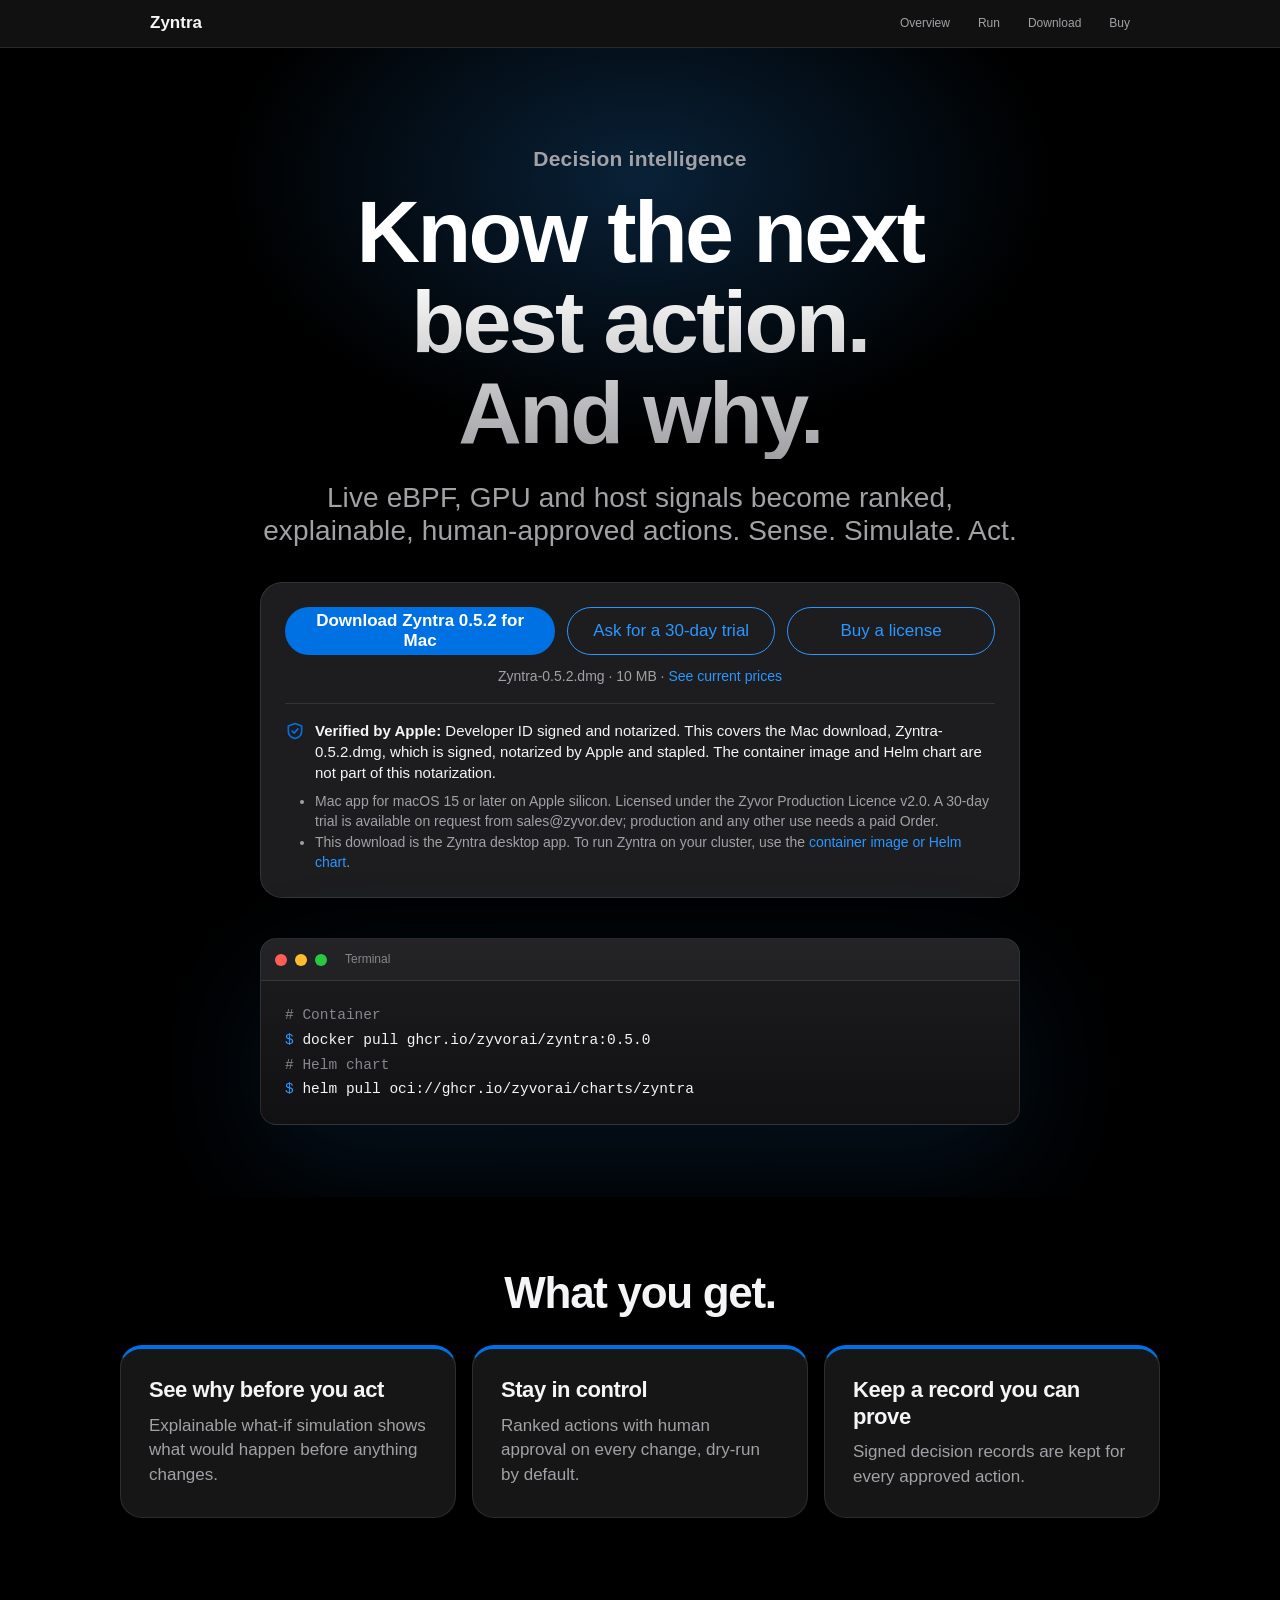
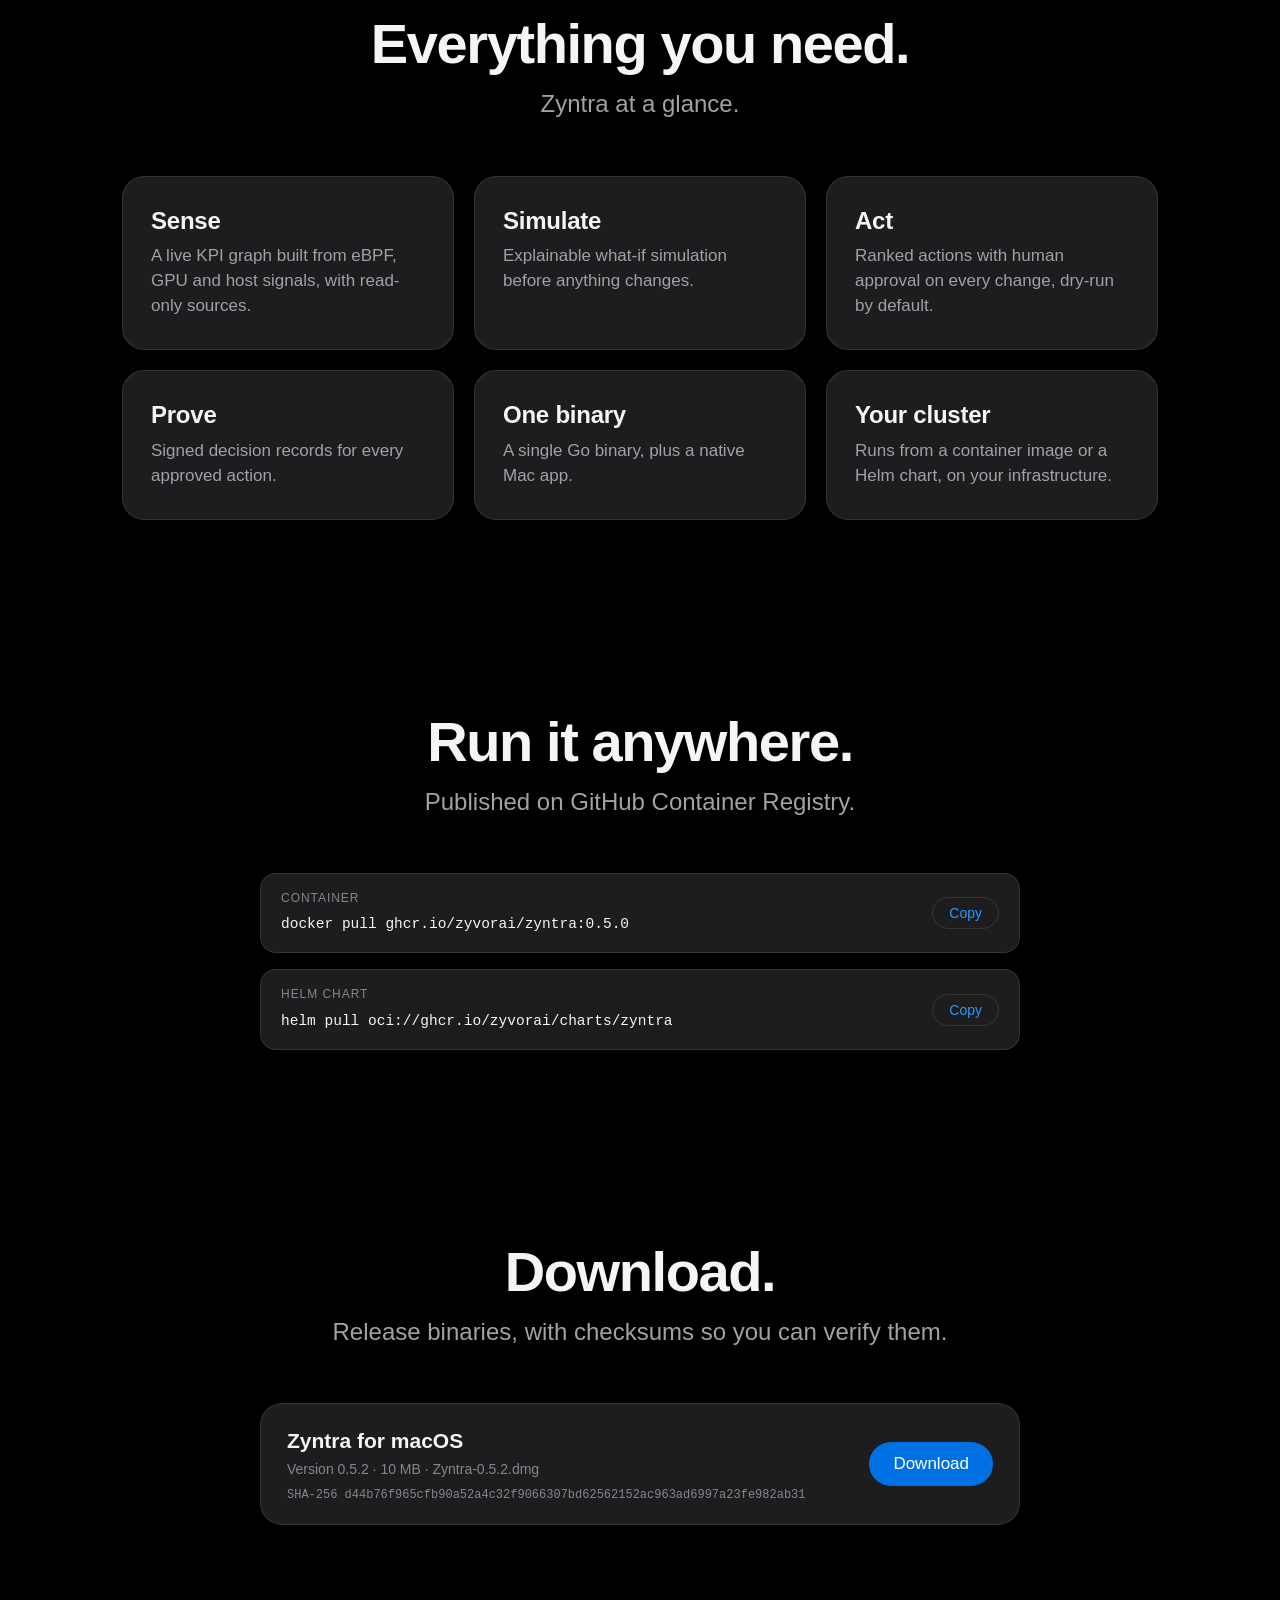
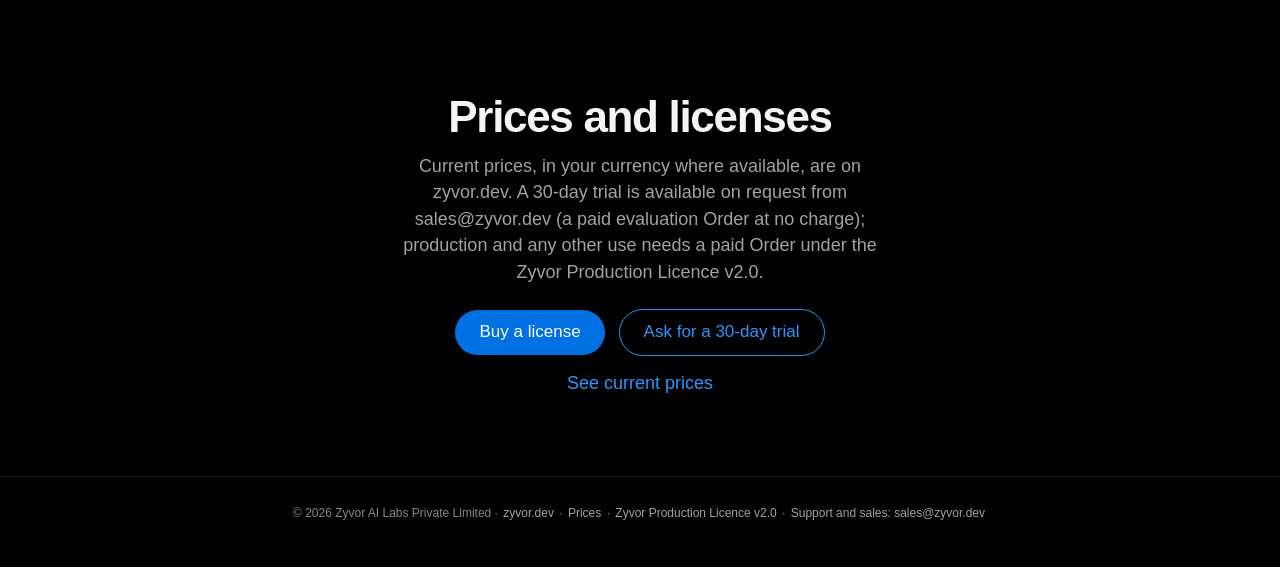
<file: index.html>
<!doctype html><html lang="en"><head><meta charset="utf-8"><meta name="viewport" content="width=device-width,initial-scale=1,viewport-fit=cover">
<title>Zyntra · Zyvor</title><meta name="description" content="Live eBPF, GPU and host signals become ranked, explainable, human-approved actions. Sense. Simulate. Act."><meta name="color-scheme" content="dark"><meta name="theme-color" content="#000000">
<meta property="og:type" content="website"><meta property="og:title" content="Zyntra · Zyvor"><meta property="og:description" content="Live eBPF, GPU and host signals become ranked, explainable, human-approved actions. Sense. Simulate. Act."><meta property="og:url" content="https://zyvorai.github.io/zyvor-zyntra-site/">
<meta name="twitter:card" content="summary"><link rel="icon" href="favicon.svg" type="image/svg+xml"><style>
:root{color-scheme:dark;--bg:#000;--s1:#1d1d1f;--s2:#161617;--t1:#f5f5f7;--t2:#a1a1a6;--t3:#86868b;--blue:#2997ff;--blue2:#0071e3;--line:rgba(255,255,255,.1)}
*{box-sizing:border-box}html{scroll-behavior:smooth}
body{margin:0;background:var(--bg);color:var(--t1);font:17px/1.47 -apple-system,BlinkMacSystemFont,"SF Pro Text","Helvetica Neue",Helvetica,Arial,sans-serif;-webkit-font-smoothing:antialiased}
a{color:var(--blue);text-decoration:none}a:hover{text-decoration:underline}
nav{position:sticky;top:0;z-index:10;height:48px;display:flex;align-items:center;justify-content:space-between;padding:0 max(22px,calc((100% - 980px)/2));background:rgba(22,22,23,.8);backdrop-filter:saturate(180%) blur(20px);-webkit-backdrop-filter:saturate(180%) blur(20px);border-bottom:1px solid var(--line);font-size:12px}
nav .brand{font-weight:600;font-size:17px;color:var(--t1)}nav .links{display:flex;gap:28px}nav .links a{color:var(--t2)}nav .links a:hover{color:var(--t1);text-decoration:none}
.hero{position:relative;text-align:center;padding:96px 22px 72px;overflow:hidden}
.hero:before{content:"";position:absolute;left:50%;top:-220px;width:1100px;height:700px;transform:translateX(-50%);background:radial-gradient(closest-side,rgba(41,151,255,.22),rgba(41,151,255,.06) 55%,transparent 75%);pointer-events:none}
.eyebrow{position:relative;font-size:21px;font-weight:600;color:var(--t2);margin:0 0 12px;letter-spacing:.01em}
h1{position:relative;text-wrap:balance;font-size:clamp(44px,7.4vw,88px);line-height:1.03;letter-spacing:-.03em;font-weight:700;margin:0 auto 22px;max-width:980px;background:linear-gradient(180deg,#fff 30%,#86868b 120%);-webkit-background-clip:text;background-clip:text;color:transparent}
.sub{position:relative;font-size:clamp(19px,2.4vw,28px);line-height:1.2;color:var(--t2);max-width:760px;margin:0 auto 34px;font-weight:400;letter-spacing:.004em}
.cta{position:relative;display:flex;gap:14px;justify-content:center;flex-wrap:wrap}
.btn{display:inline-block;border-radius:980px;padding:12px 24px;font-size:17px;line-height:1.2;background:var(--blue2);color:#fff;transition:background .2s}.btn:hover{background:#0077ed;text-decoration:none}
.btn.ghost{background:transparent;color:var(--blue);border:1px solid var(--blue)}.btn.ghost:hover{background:rgba(41,151,255,.12)}
.term{position:relative;max-width:760px;margin:64px auto 0;text-align:left;background:linear-gradient(180deg,#1d1d1f,#111113);border:1px solid var(--line);border-radius:16px;box-shadow:0 40px 120px rgba(41,151,255,.12),0 10px 40px rgba(0,0,0,.6);overflow:hidden}
.term .bar{display:flex;align-items:center;gap:8px;padding:12px 14px;border-bottom:1px solid var(--line);background:rgba(255,255,255,.03)}
.term .bar i{width:12px;height:12px;border-radius:50%;display:block}.term .bar i:nth-child(1){background:#ff5f57}.term .bar i:nth-child(2){background:#febc2e}.term .bar i:nth-child(3){background:#28c840}
.term .bar span{margin-left:10px;color:var(--t3);font-size:12px}
.term pre{margin:0;padding:22px 24px;font:14.5px/1.7 ui-monospace,SFMono-Regular,"SF Mono",Menlo,monospace;color:var(--t1);overflow:auto}.term .p{color:var(--blue)}.term .c{color:var(--t3)}
section{padding:96px 22px;max-width:1080px;margin:0 auto}
h2{font-size:clamp(34px,5vw,56px);line-height:1.07;letter-spacing:-.025em;font-weight:700;margin:0 0 14px;text-align:center}
.lead{font-size:clamp(18px,2.2vw,24px);line-height:1.3;color:var(--t2);text-align:center;max-width:720px;margin:0 auto 56px}
.grid{display:grid;grid-template-columns:repeat(auto-fit,minmax(300px,1fr));gap:20px}
.card{background:var(--s1);border:1px solid var(--line);border-radius:22px;padding:30px 28px;transition:transform .3s,border-color .3s}.card:hover{transform:translateY(-4px);border-color:rgba(255,255,255,.2)}
.card h3{font-size:24px;line-height:1.15;letter-spacing:-.01em;margin:0 0 10px}.card p{margin:0;color:var(--t2);font-size:17px}
.run{display:grid;gap:16px;max-width:760px;margin:0 auto}
.cmd{display:flex;align-items:center;justify-content:space-between;gap:16px;background:var(--s1);border:1px solid var(--line);border-radius:16px;padding:16px 20px}
.cmd div{min-width:0}.cmd small{display:block;color:var(--t3);font-size:12px;text-transform:uppercase;letter-spacing:.08em;margin-bottom:4px}.cmd code{font:14.5px ui-monospace,SFMono-Regular,Menlo,monospace;color:var(--t1);word-break:break-all}
button.copy{flex:none;cursor:pointer;border:1px solid var(--line);background:transparent;color:var(--blue);border-radius:980px;padding:7px 16px;font:14px -apple-system,sans-serif}button.copy:hover{background:rgba(41,151,255,.12)}
.dl{display:grid;gap:16px;max-width:760px;margin:0 auto}
.file{display:flex;align-items:center;justify-content:space-between;gap:16px;flex-wrap:wrap;background:var(--s1);border:1px solid var(--line);border-radius:22px;padding:22px 26px}
.file h3{margin:0;font-size:21px}.file p{margin:2px 0 0;color:var(--t3);font-size:14px}.file code{display:block;margin-top:8px;color:var(--t3);font:12px ui-monospace,Menlo,monospace;word-break:break-all}
.license{background:linear-gradient(180deg,#0d0d0e,#000);border:1px solid var(--line);border-radius:28px;padding:56px 28px;text-align:center;max-width:900px;margin:0 auto}
.license p{max-width:640px;margin:0 auto 28px;color:var(--t2);font-size:19px}
footer{border-top:1px solid var(--line);padding:28px 22px 44px;color:var(--t3);font-size:12px;text-align:center}footer a{color:var(--t2)}
.js .rv{opacity:0;transform:translateY(24px);transition:opacity .8s cubic-bezier(.2,.7,.2,1),transform .8s cubic-bezier(.2,.7,.2,1)}.js .rv.in{opacity:1;transform:none}
@media (prefers-reduced-motion:reduce){.js .rv{opacity:1;transform:none;transition:none}html{scroll-behavior:auto}.card{transition:none}}
@media (max-width:640px){nav .links a:not(.keep){display:none}section{padding:64px 20px}.hero{padding-top:64px}}
</style><link rel="stylesheet" href="assets/zyvor-buyer.css"><script>document.documentElement.classList.add("js")</script></head><body>
<nav><span class="brand">Zyntra</span><span class="links"><a href="#features">Overview</a><a href="#run">Run</a><a href="#download">Download</a><a class="keep" href="#pricing">Buy</a></span></nav>
<header class="hero"><p class="eyebrow">Decision intelligence</p><h1>Know the next best action.<br>And why.</h1><p class="sub">Live eBPF, GPU and host signals become ranked, explainable, human-approved actions. Sense. Simulate. Act.</p>
<div class="buyer" role="group" aria-label="Get Zyntra">
  <div class="actions">
    <a class="btn primary" href="https://github.com/zyvorai/zyvor-zyntra-site/releases/download/mac-v0.5.2/Zyntra-0.5.2.dmg">Download Zyntra 0.5.2 for Mac</a>
    <a class="btn ghost" href="https://zyvor.dev/contact?intent=trial&amp;product=zyntra" rel="noopener">Ask for a 30-day trial</a>
    <a class="btn ghost" href="https://zyvor.dev/buy" rel="noopener">Buy a license</a>
  </div>
  <p class="sub">Zyntra-0.5.2.dmg · 10 MB · <a href="https://zyvor.dev/pricing" rel="noopener">See current prices</a></p>
  <p class="trust"><svg viewBox="0 0 24 24" fill="none" stroke="currentColor" stroke-width="2" stroke-linecap="round" stroke-linejoin="round" aria-hidden="true"><path d="M12 3l8 3v6c0 4.5-3.2 8-8 9-4.8-1-8-4.5-8-9V6z"/><path d="M8.5 12l2.5 2.5 4.5-5"/></svg><span><strong>Verified by Apple:</strong> Developer ID signed and notarized. This covers the Mac download, Zyntra-0.5.2.dmg, which is signed, notarized by Apple and stapled. The container image and Helm chart are not part of this notarization.</span></p>
  <ul class="reqs"><li>Mac app for macOS 15 or later on Apple silicon. Licensed under the Zyvor Production Licence v2.0. A 30-day trial is available on request from sales@zyvor.dev; production and any other use needs a paid Order.</li><li>This download is the Zyntra desktop app. To run Zyntra on your cluster, use the <a href="#run">container image or Helm chart</a>.</li></ul>
</div>
<div class="term" aria-hidden="true"><div class="bar"><i></i><i></i><i></i><span>Terminal</span></div><pre><span class="c"># Container</span>
<span class="p">$</span> docker pull ghcr.io/zyvorai/zyntra:0.5.0
<span class="c"># Helm chart</span>
<span class="p">$</span> helm pull oci://ghcr.io/zyvorai/charts/zyntra</pre></div></header>
<section class="outcomes" aria-labelledby="outcomes-h">
  <h2 id="outcomes-h">What you get.</h2>
  <ul class="tiles"><li class="tile"><h3>See why before you act</h3><p>Explainable what-if simulation shows what would happen before anything changes.</p></li><li class="tile"><h3>Stay in control</h3><p>Ranked actions with human approval on every change, dry-run by default.</p></li><li class="tile"><h3>Keep a record you can prove</h3><p>Signed decision records are kept for every approved action.</p></li></ul>
</section>
<section id="features"><h2 class="rv">Everything you need.</h2><p class="lead rv">Zyntra at a glance.</p><div class="grid"><div class="card rv"><h3>Sense</h3><p>A live KPI graph built from eBPF, GPU and host signals, with read-only sources.</p></div><div class="card rv"><h3>Simulate</h3><p>Explainable what-if simulation before anything changes.</p></div><div class="card rv"><h3>Act</h3><p>Ranked actions with human approval on every change, dry-run by default.</p></div><div class="card rv"><h3>Prove</h3><p>Signed decision records for every approved action.</p></div><div class="card rv"><h3>One binary</h3><p>A single Go binary, plus a native Mac app.</p></div><div class="card rv"><h3>Your cluster</h3><p>Runs from a container image or a Helm chart, on your infrastructure.</p></div></div></section>
<section id="run"><h2 class="rv">Run it anywhere.</h2><p class="lead rv">Published on GitHub Container Registry.</p><div class="run"><div class="cmd rv"><div><small>Container</small><code>docker pull ghcr.io/zyvorai/zyntra:0.5.0</code></div><button class="copy" data-copy="docker pull ghcr.io/zyvorai/zyntra:0.5.0">Copy</button></div><div class="cmd rv"><div><small>Helm chart</small><code>helm pull oci://ghcr.io/zyvorai/charts/zyntra</code></div><button class="copy" data-copy="helm pull oci://ghcr.io/zyvorai/charts/zyntra">Copy</button></div></div></section>
<section id="download"><h2 class="rv">Download.</h2><p class="lead rv">Release binaries, with checksums so you can verify them.</p><div class="dl"><div class="file rv"><div><h3>Zyntra for macOS</h3><p>Version 0.5.2 · 10 MB · Zyntra-0.5.2.dmg</p><code>SHA-256 d44b76f965cfb90a52a4c32f9066307bd62562152ac963ad6997a23fe982ab31</code></div><a class="btn" href="https://github.com/zyvorai/zyvor-zyntra-site/releases/download/mac-v0.5.2/Zyntra-0.5.2.dmg">Download</a></div></div></section>
<section class="buy-pointer" id="pricing" aria-labelledby="pricing-h">
  <h2 id="pricing-h">Prices and licenses</h2>
  <p>Current prices, in your currency where available, are on zyvor.dev. A 30-day trial is available on request from sales@zyvor.dev (a paid evaluation Order at no charge); production and any other use needs a paid Order under the Zyvor Production Licence v2.0.</p>
  <p class="cta"><a class="btn primary" href="https://zyvor.dev/buy" rel="noopener">Buy a license</a><a class="btn ghost" href="https://zyvor.dev/contact?intent=trial&amp;product=zyntra" rel="noopener">Ask for a 30-day trial</a><a class="textlink" href="https://zyvor.dev/pricing" rel="noopener">See current prices</a></p>
</section>
<footer class="footer-links">© 2026 Zyvor AI Labs Private Limited · <a href="https://zyvor.dev">zyvor.dev</a> · <a href="https://zyvor.dev/pricing">Prices</a> · <a href="LICENSE">Zyvor Production Licence v2.0</a> · <a href="mailto:sales@zyvor.dev">Support and sales: sales@zyvor.dev</a></footer>
<script>document.documentElement.classList.add('js');document.querySelectorAll('button.copy').forEach(function(b){b.addEventListener('click',function(){var t=b.getAttribute('data-copy');(navigator.clipboard?navigator.clipboard.writeText(t):Promise.reject()).then(function(){b.textContent='Copied';setTimeout(function(){b.textContent='Copy'},1400)}).catch(function(){})})});
var io=new IntersectionObserver(function(es){es.forEach(function(e){if(e.isIntersecting){e.target.classList.add('in');io.unobserve(e.target)}})},{threshold:.12});document.querySelectorAll('.rv').forEach(function(e){io.observe(e)});</script></body></html>
</file>
<file: assets/zyvor-buyer.css>
/* Adapter: this site has its own tokens (--t1, --t2, --s1, --blue...). Map the shared kit onto them. Dark only, like the rest of the site. */
:root{--text:var(--t1);--dim:var(--t2);--surface:var(--s1);--bg-alt:var(--s2);--accent-btn:var(--blue2);--on-accent:#fff;--link:var(--blue);--focus:var(--blue);--radius:22px;--maxw:1080px}
.buyer{position:relative}
.buyer .sub{max-width:none;line-height:1.4;letter-spacing:0;font-weight:400}
.buyer .actions .btn{display:flex;align-items:center;justify-content:center}
.buyer .actions .btn.primary{color:#fff}
.btn:focus-visible,.buyer a:focus-visible,.buy-pointer a:focus-visible{outline:3px solid var(--focus);outline-offset:3px}
.textlink{color:var(--link)}
.buy-pointer .cta{display:flex;gap:14px;justify-content:center;flex-wrap:wrap;align-items:center}
.footer-links a{margin:0 2px}
.hero .buyer + .term{margin-top:40px}
/* Zyvor Pages buyer kit v1. Plain CSS, no fonts, no scripts, no trackers.
   Layer on top of assets/landing.css (it reuses its tokens: --bg, --text, --dim,
   --line, --surface, --accent-btn, --on-accent, --link, --focus, --radius).
   Dark and light follow prefers-color-scheme. Motion respects prefers-reduced-motion.
   Per product, set only --accent-btn / --accent-ink on :root. See snippet.html. */

/* Buyer panel: the three actions, directly under the hero text */
.buyer{max-width:760px;margin:32px auto 0;padding:20px;text-align:left;
  background:var(--surface);border:1px solid var(--line);border-radius:var(--radius);
  box-shadow:0 1px 2px rgba(0,0,0,.06),0 18px 40px -22px rgba(0,0,0,.35)}
.buyer .actions{display:grid;gap:12px;grid-template-columns:1fr}
.buyer .actions .btn{width:100%;font-size:17px;min-height:48px;padding:0 20px;text-align:center}
.buyer .actions .btn.primary{font-weight:600}
.buyer .sub{margin:12px 0 0;font-size:14px;color:var(--dim);text-align:center}
.buyer .sub a{color:var(--link)}
.buyer .trust{display:flex;gap:10px;align-items:flex-start;margin:16px 0 0;padding-top:16px;border-top:1px solid var(--line);font-size:15px;line-height:1.4}
.buyer .trust svg{flex:none;width:20px;height:20px;margin-top:1px;color:var(--accent-btn)}
.buyer .reqs{margin:8px 0 0;padding-left:30px;font-size:14px;color:var(--dim)}
@media (min-width:640px){
  .buyer{padding:24px}
  .buyer .actions{grid-template-columns:1.3fr 1fr 1fr}
}
.buyer .btn.ghost{color:var(--link)}

/* Outcome tiles: three benefits, each a plain sentence */
.outcomes{max-width:var(--maxw);margin:0 auto;padding:72px 20px 0}
.outcomes h2{margin:0 0 28px;text-align:center;font-size:clamp(28px,4.2vw,44px);line-height:1.1;font-weight:700;letter-spacing:-.03em;text-wrap:balance}
.tiles{display:grid;gap:16px;grid-template-columns:1fr;list-style:none;margin:0;padding:0}
@media (min-width:768px){.tiles{grid-template-columns:repeat(3,1fr)}}
.tile{background:var(--bg-alt);border:1px solid var(--line);border-radius:var(--radius);padding:28px;border-top:4px solid var(--accent-btn)}
.tile h3{margin:0 0 10px;font-size:22px;line-height:1.2;font-weight:650;letter-spacing:-.02em}
.tile p{margin:0;color:var(--dim);font-size:17px;line-height:1.45}

/* Pricing pointer: no prices on this page, the catalog on zyvor.dev is the source */
.buy-pointer{max-width:760px;margin:0 auto;padding:72px 20px;text-align:center}
.buy-pointer h2{margin:0 0 12px;font-size:clamp(28px,4.2vw,44px);line-height:1.1;font-weight:700;letter-spacing:-.03em}
.buy-pointer p{margin:0 auto 8px;max-width:52ch;color:var(--dim);font-size:18px}
.buy-pointer .cta{margin-top:24px}

/* Footer helpers */
.footer .links a{display:inline-flex;align-items:center;min-height:32px}

/* Small screens: keep targets large, avoid horizontal scroll */
@media (max-width:480px){
  .hero{padding-top:48px}
  .hero .icon{width:76px;height:76px}
  .band{padding-top:72px}
  .buyer{margin-left:-4px;margin-right:-4px}
}
@media (prefers-reduced-motion:reduce){.buyer,.tile{transition:none}}
@media (forced-colors:active){.tile{border:1px solid CanvasText}.buyer{border:1px solid CanvasText}}
</file>
